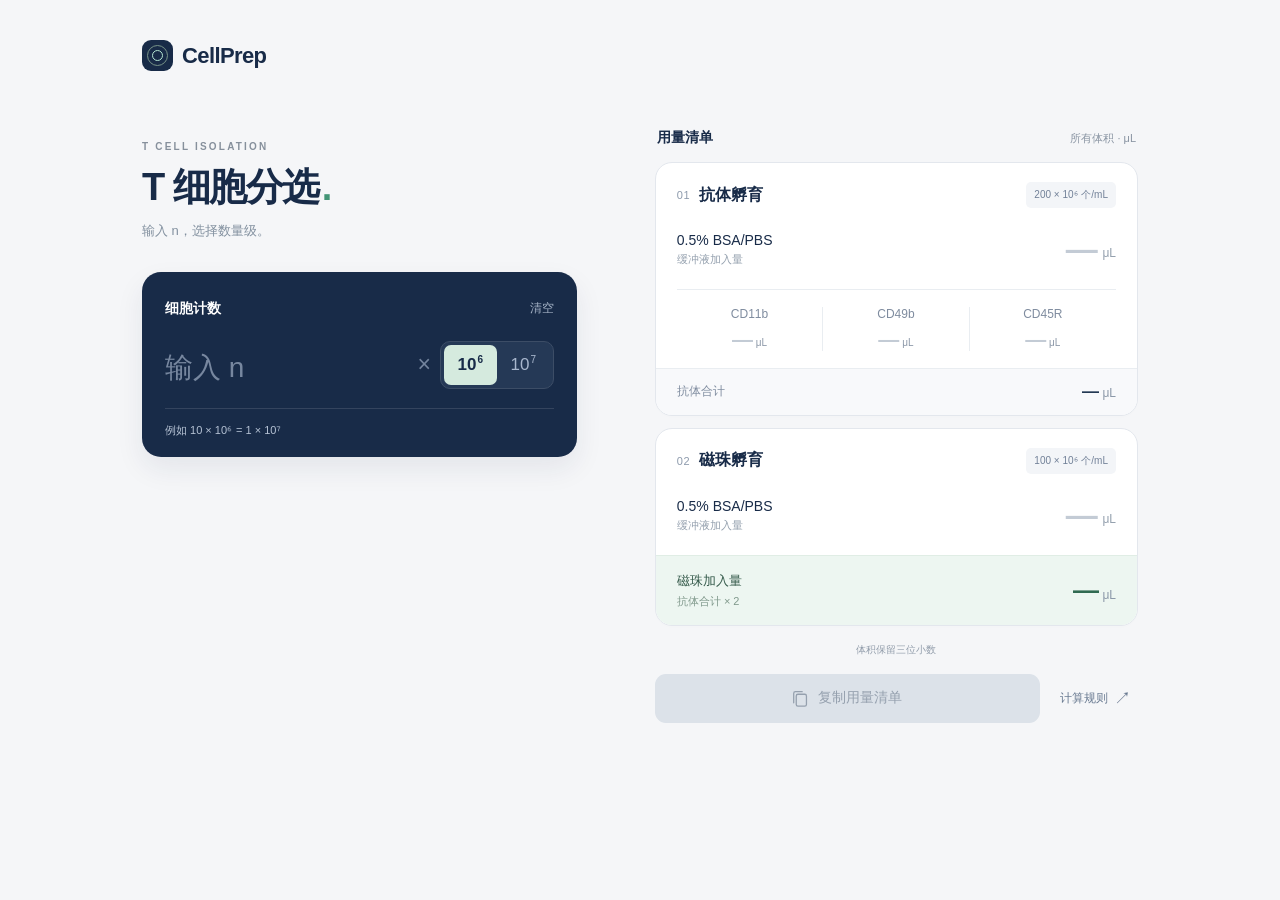
<file: index.html>
<!doctype html>
<html lang="zh-CN">
<head>
  <meta charset="UTF-8">
  <meta name="viewport" content="width=device-width, initial-scale=1, viewport-fit=cover">
  <meta name="theme-color" content="#f5f6f8">
  <meta name="description" content="T 细胞磁珠分选用量计算器：输入细胞计数，即时计算 BSA/PBS、抗体和磁珠用量。">
  <title>CellPrep · T 细胞分选</title>
  <link rel="icon" href="./icon.svg" type="image/svg+xml">
  <link rel="stylesheet" href="./styles.css">
  <script src="./calculator.js?v=20261010-4" defer></script>
  <script src="./app.js?v=20261010-4" defer></script>
</head>
<body>
  <div class="page-shell">
    <header class="brand-row">
      <div class="brand-lockup"><span class="brand-mark" aria-hidden="true"><i class="mark-core"></i><i class="mark-orbit"></i></span><span class="brand-name">CellPrep</span></div>
    </header>
    <main class="workspace">
      <section class="input-side" aria-label="细胞计数输入">
        <div class="intro"><p class="eyebrow">T CELL ISOLATION</p><h1>T 细胞分选<span class="title-dot">.</span></h1><p class="subtitle">输入 n，选择数量级。</p></div>
        <div class="input-card">
          <div class="card-topline"><label class="section-label" for="cell-count">细胞计数</label><button type="button" id="clear" class="clear-button">清空</button></div>
          <div class="number-entry"><input id="cell-count" class="count-input" type="text" inputmode="decimal" autocomplete="off" maxlength="20" placeholder="输入 n" aria-describedby="count-summary"><span class="times-symbol">×</span><div class="exponent-picker" role="group" aria-label="选择细胞数量级"><button type="button" class="exponent-option selected" data-exponent="6" aria-pressed="true" aria-label="十的六次方">10<sup>6</sup></button><button type="button" class="exponent-option" data-exponent="7" aria-pressed="false" aria-label="十的七次方">10<sup>7</sup></button></div></div>
          <div id="count-summary" class="count-summary" aria-live="polite">例如 10 × 10⁶ = 1 × 10⁷</div>
        </div>
      </section>
      <section class="results-side" aria-label="用量计算结果">
        <div class="results-header"><h2 class="section-label">用量清单</h2><span class="unit-caption">所有体积 · μL</span></div>
        <article class="result-card antibody-card">
          <div class="phase-header"><h3 class="phase-name"><span class="phase-index">01</span>抗体孵育</h3><span class="concentration-tag">200 × 10⁶ 个/mL</span></div>
          <div class="buffer-result"><div><p class="reagent-label">0.5% BSA/PBS</p><p class="reagent-help">缓冲液加入量</p></div><div class="volume-lockup"><output data-output="antibodyBufferUl" class="volume-primary empty-value">—</output><span class="volume-unit">μL</span></div></div>
          <div class="antibody-grid"><div class="antibody-item"><p class="antibody-name">CD11b</p><p class="antibody-dose"><output data-output="cd11bUl">—</output><span> μL</span></p></div><div class="antibody-item"><p class="antibody-name">CD49b</p><p class="antibody-dose"><output data-output="cd49bUl">—</output><span> μL</span></p></div><div class="antibody-item"><p class="antibody-name">CD45R</p><p class="antibody-dose"><output data-output="cd45rUl">—</output><span> μL</span></p></div></div>
          <div class="total-row"><span>抗体合计</span><span><output data-output="antibodyTotalUl" class="total-value">—</output><span class="small-unit"> μL</span></span></div>
        </article>
        <article class="result-card bead-card">
          <div class="phase-header"><h3 class="phase-name"><span class="phase-index">02</span>磁珠孵育</h3><span class="concentration-tag">100 × 10⁶ 个/mL</span></div>
          <div class="buffer-result"><div><p class="reagent-label">0.5% BSA/PBS</p><p class="reagent-help">缓冲液加入量</p></div><div class="volume-lockup"><output data-output="beadBufferUl" class="volume-primary empty-value">—</output><span class="volume-unit">μL</span></div></div>
          <div class="bead-dose"><div><p class="bead-label">磁珠加入量</p><p class="bead-ratio">抗体合计 × 2</p></div><span><output data-output="beadUl" class="bead-value">—</output><span class="small-unit"> μL</span></span></div>
        </article>
        <p class="precision-note">体积保留三位小数</p>
        <p id="small-volume" class="small-volume-note" hidden>部分用量显示为 0.000 μL，表示四舍五入后的极小用量，并非无需添加。</p>
        <div class="actions"><button type="button" id="copy" class="copy-button" disabled><svg width="17" height="19" viewBox="0 0 20 22" fill="none" aria-hidden="true"><rect x="5" y="6" width="12" height="14" rx="2" stroke="currentColor" stroke-width="1.5"/><path d="M12 3H4a2 2 0 0 0-2 2v11" stroke="currentColor" stroke-width="1.5" stroke-linecap="round"/></svg>复制用量清单</button><button type="button" id="rules" class="rules-button">计算规则<span>↗</span></button></div>
      </section>
    </main>
  </div>

  <dialog id="rules-dialog" class="rules-dialog" aria-labelledby="rules-title">
    <div class="modal-handle" aria-hidden="true"></div>
    <div class="modal-heading"><div><p class="eyebrow">CALCULATION</p><h2 id="rules-title" class="modal-title">计算规则</h2></div><button type="button" id="close-rules" class="close-button" aria-label="关闭计算规则">×</button></div>
    <div class="rules-scroll">
      <p class="rule-note">N 为细胞总数；全部结果以 μL 显示。</p>
      <section class="rule-section"><h3 class="rule-title">01 / 抗体孵育</h3><p class="formula">孵育体积 = N ÷ (200 × 10⁶) × 1000</p><p class="rate-row"><span>CD11b</span><span>0.015 μL / 10⁶ 个细胞</span></p><p class="rate-row"><span>CD49b、CD45R</span><span>各 0.030 μL / 10⁶ 个细胞</span></p></section>
      <section class="rule-section"><h3 class="rule-title">02 / 磁珠孵育</h3><p class="formula">孵育体积 = N ÷ (100 × 10⁶) × 1000</p><p class="rate-row"><span>磁珠用量</span><span>三种抗体总量 × 2</span></p></section>
      <p class="rule-note bottom-note">缓冲液按细胞数直接计算。合计使用未舍入值。</p>
    </div>
    <button type="button" id="done-rules" class="done-button">完成</button>
  </dialog>
  <div id="toast" class="toast" role="status" hidden></div>
</body>
</html>
</file>
<file: styles.css>
:root { color-scheme: light; --ink: #182b48; --muted: #82909f; --border: #e3e7ed; --green: #439576; }
* { box-sizing: border-box; }
body { margin: 0; background: #f5f6f8; color: var(--ink); font-family: -apple-system, BlinkMacSystemFont, 'Segoe UI', 'PingFang SC', 'Microsoft YaHei', sans-serif; -webkit-font-smoothing: antialiased; }
p, h1, h2, h3 { margin: 0; }
button, input { font: inherit; }
button { cursor: pointer; color: inherit; border: 0; background: none; padding: 0; -webkit-tap-highlight-color: transparent; touch-action: manipulation; }
button:focus-visible, input:focus-visible, label:has(input:focus-visible) { outline: 2px solid #69a98c; outline-offset: 5px; }
button:disabled { cursor: default; }
[hidden] { display: none !important; }
.page-shell { max-width: 1080px; margin: 0 auto; padding: 40px 42px 22px; }
.brand-row, .brand-lockup, .local-badge, .card-topline, .number-entry, .count-summary, .results-header, .phase-header, .phase-name, .buffer-result, .volume-lockup, .total-row, .bead-dose, .actions, .modal-heading, .rate-row, .mode-option { display: flex; align-items: center; }
.brand-row, .card-topline, .results-header, .phase-header, .buffer-result, .total-row, .bead-dose, .modal-heading, .rate-row { justify-content: space-between; }
.brand-lockup { gap: 9px; }
.brand-mark { position: relative; width: 31px; height: 31px; background: var(--ink); border-radius: 9px; }
.mark-core { position: absolute; width: 11px; height: 11px; left: 10px; top: 10px; border: 1.6px solid #b5e5d2; border-radius: 50%; }
.mark-orbit { position: absolute; width: 21px; height: 21px; left: 5px; top: 5px; border: 1px solid #789489; border-radius: 50%; }
.brand-name { font-size: 22px; font-weight: 700; letter-spacing: -.6px; }
.local-badge { gap: 7px; font-size: 11px; color: #708079; }
.status-dot { width: 5px; height: 5px; border-radius: 50%; background: var(--green); flex-shrink: 0; }
.workspace { display: grid; grid-template-columns: minmax(0, .9fr) minmax(0, 1fr); gap: 78px; margin-top: 58px; }
.intro { margin: 12px 0 32px; }
.eyebrow { font-size: 10px; letter-spacing: 2.2px; color: #86909c; font-weight: 600; }
h1 { font-size: 38px; line-height: 1.35; font-weight: 650; letter-spacing: -1.5px; margin-top: 10px; }
.title-dot { color: var(--green); padding-left: 3px; }
.subtitle { color: var(--muted); font-size: 13px; margin-top: 9px; }
.input-card { padding: 20px 23px 19px; background: var(--ink); border-radius: 19px; box-shadow: 0 12px 28px #182b4814; color: #fff; }
.section-label { font-size: 14px; font-weight: 600; }
.clear-button { color: #a4b2c5; font-size: 12px; padding: 8px 0 8px 16px; }
.clear-button:hover { color: white; }
.number-entry { margin: 12px 0 16px; gap: 9px; }
.count-input { width: 0; flex: 1; min-width: 0; height: 55px; border: none; padding: 0; background: none; font-size: 37px; font-weight: 500; color: white; outline: none; font-variant-numeric: tabular-nums; letter-spacing: -1px; }
.count-input::placeholder { color: #77879f; font-size: 28px; font-weight: 400; letter-spacing: 0; }
.count-input:focus-visible { outline: none; }
.number-entry:has(.count-input:focus-visible) { box-shadow: 0 2px 0 #91bbaa; }
.times-symbol { font-size: 23px; font-weight: 300; color: #73849d; }
.exponent-picker { display: flex; padding: 3px; background: #253956; border: 1px solid #3c4d66; border-radius: 10px; flex-shrink: 0; }
.exponent-option { display: flex; justify-content: center; align-items: center; width: 53px; min-height: 40px; border-radius: 7px; font-size: 17px; color: #a8b7cd; transition: background .15s, color .15s; }
.exponent-option.selected { background: #d5eade; color: var(--ink); font-weight: 600; }
.exponent-option sup { font-size: 10px; position: relative; top: -5px; margin-left: 1px; }
.count-summary { min-height: 30px; border-top: 1px solid #34445e; padding-top: 13px; color: #b5c2d4; font-size: 11px; gap: 7px; flex-wrap: wrap; }
.live-label { margin-left: auto; color: #96b4ad; font-size: 10px; flex-shrink: 0; }
.error-text { color: #ffb7ad; }
.desktop-note { position: relative; margin: 43px 0 0 3px; min-height: 145px; }
.note-line { display: block; width: 25px; height: 1px; background: #bfcac5; margin-bottom: 17px; }
.desktop-note p { font-size: 12px; color: #8a95a3; line-height: 1.9; }
.desktop-note p span { color: #a6aeba; }
.science-glyph { position: absolute; right: 12px; top: 14px; width: 108px; height: 108px; border: 1px solid #dce5e0; border-radius: 50%; }
.science-glyph i { position: absolute; width: 76px; height: 76px; border: 1px solid #d3dfd8; left: 15px; top: 15px; border-radius: 50%; }
.science-glyph b { position: absolute; width: 30px; height: 30px; border: 1px solid #b8cfc1; left: 38px; top: 38px; border-radius: 50%; background: #e7efe9; }
.science-glyph em { position: absolute; width: 9px; height: 9px; left: 7px; top: 20px; border: 2px solid #f5f6f8; border-radius: 50%; background: #97b7a4; }
.results-header { margin: 0 2px 15px; }
.unit-caption { font-size: 11px; color: #8a95a3; }
.result-card { padding: 19px 21px 0; border: 1px solid var(--border); background: #fff; border-radius: 17px; margin-bottom: 12px; overflow: hidden; box-shadow: 0 2px 7px #182b4802; }
.phase-name { gap: 9px; font-size: 16px; font-weight: 600; }
.phase-index { font-size: 11px; color: #8d9aac; letter-spacing: .5px; font-weight: 500; }
.concentration-tag { color: #728198; font-size: 10px; background: #f3f5f8; padding: 6px 8px; border-radius: 5px; white-space: nowrap; }
.buffer-result { padding: 23px 0 21px; gap: 8px; }
.reagent-label { font-size: 14px; font-weight: 500; white-space: nowrap; }
.reagent-help { color: #94a0ae; font-size: 11px; margin-top: 4px; }
.volume-lockup { gap: 6px; justify-content: flex-end; min-width: 0; flex-wrap: wrap; }
.volume-primary { font-size: 32px; letter-spacing: -1.4px; line-height: 1.15; font-weight: 600; font-variant-numeric: tabular-nums; overflow-wrap: anywhere; text-align: right; }
.volume-unit { font-size: 12px; color: #94a0ae; padding-top: 8px; }
.empty-value { color: #c3cbd5; }
.antibody-grid { display: grid; grid-template-columns: repeat(3, minmax(0,1fr)); padding: 17px 0; border-top: 1px solid #e9edf1; }
.antibody-item { text-align: center; border-right: 1px solid #e9edf1; padding: 0 3px; }
.antibody-item:last-child { border: none; }
.antibody-name { font-size: 12px; color: #7f8c9f; }
.antibody-dose { font-size: 21px; font-weight: 600; margin-top: 6px; font-variant-numeric: tabular-nums; overflow-wrap: anywhere; }
.antibody-dose span { font-size: 10px; font-weight: 400; color: #8c98a8; }
.total-row { margin: 0 -21px; padding: 13px 21px; background: #f8f9fb; border-top: 1px solid #e9edf1; font-size: 12px; color: #7f8c9f; }
.total-value { color: #233953; font-size: 17px; font-weight: 600; }
.small-unit { color: #8b98a8; font-size: 12px; font-weight: 400; }
.bead-dose { margin: 0 -21px; padding: 16px 21px; background: #edf6f1; border-top: 1px solid #e0ede5; }
.bead-label { font-size: 13px; color: #365b4c; font-weight: 500; }
.bead-ratio { font-size: 11px; color: #80998c; margin-top: 4px; }
.bead-value { font-size: 26px; font-weight: 600; color: #306a51; font-variant-numeric: tabular-nums; overflow-wrap: anywhere; }
.precision-note { text-align: center; color: #929dab; font-size: 10px; padding: 5px 0 17px; }
.small-volume-note { padding: 0 4px 15px; color: #9f7645; font-size: 11px; line-height: 1.6; }
.actions { gap: 13px; }
.copy-button { flex: 1; display: flex; align-items: center; justify-content: center; gap: 9px; border-radius: 11px; min-height: 49px; background: var(--ink); color: white; font-size: 14px; font-weight: 500; transition: background .15s; }
.copy-button:not(:disabled):hover { background: #2a4265; }
.copy-button:disabled { background: #dce2e9; color: #95a0ae; }
.rules-button { display: flex; align-items: center; gap: 6px; min-height: 49px; padding: 0 7px; color: #697a91; font-size: 12px; }
.rules-button:hover { color: var(--ink); }
.rules-button span { font-size: 17px; }
.mode-caption { font-size: 10px; text-align: center; color: #8d98a7; margin-top: 13px; }
.footer { padding: 37px 0 8px; font-size: 9px; text-align: center; letter-spacing: .7px; color: #a4aeba; }
.footer span { padding: 0 8px; color: #bdc5cf; }
.rules-dialog { color: var(--ink); background: #fff; width: min(460px, calc(100vw - 32px)); border: none; border-radius: 24px; padding: 22px; max-height: 92dvh; box-shadow: 0 20px 100px #182b4833; }
.rules-dialog::backdrop { background: #0c192c6b; backdrop-filter: blur(3px); }
.rules-dialog[open] { display: flex; flex-direction: column; }
.modal-handle { display: none; }
.modal-title { font-size: 25px; margin-top: 6px; font-weight: 600; }
.close-button { display: flex; align-items: center; justify-content: center; width: 36px; height: 36px; background: #f5f6f8; border-radius: 50%; font-size: 24px; color: #768598; font-weight: 300; flex-shrink: 0; }
.rules-scroll { overflow-y: auto; min-height: 0; margin: 18px 0 16px; overscroll-behavior: contain; }
.rule-note { color: #8a95a4; font-size: 12px; line-height: 1.7; }
.rule-section { margin-top: 20px; }
.rule-title { font-size: 13px; color: #3c5069; font-weight: 600; margin-bottom: 10px; }
.formula { background: #f5f7f9; color: #556b83; font-size: 12px; padding: 14px 10px; border-radius: 9px; }
.rate-row { font-size: 12px; color: #8190a2; padding: 10px 0 0; gap: 12px; }
.rate-row span:last-child { color: #3d536c; text-align: right; }
.volume-modes { border: 0; padding: 0; min-width: 0; }
.mode-option { width: 100%; text-align: left; gap: 12px; border: 1px solid #e0e5eb; border-radius: 10px; padding: 14px 12px; margin-bottom: 9px; cursor: pointer; }
.active-mode { border-color: #739e89; background: #f1f7f3; }
.mode-option input { appearance: none; width: 17px; height: 17px; margin: 0; border: 1px solid #b7c1cd; border-radius: 50%; flex-shrink: 0; }
.mode-option input:checked { border-color: #4b8769; background: radial-gradient(circle, #4b8769 0 4px, transparent 4.6px); }
.mode-title { font-size: 13px; font-weight: 500; display: block; }
.mode-help { font-size: 11px; color: #849385; margin-top: 5px; line-height: 1.6; display: block; }
.mixture-summary { border-top: 1px solid #e9edf1; padding-top: 5px; }
.bottom-note { padding: 15px 0 7px; }
.done-button { width: 100%; background: var(--ink); color: #fff; border-radius: 11px; font-size: 14px; min-height: 47px; flex-shrink: 0; }
.toast { position: fixed; z-index: 30; bottom: 26px; left: 50%; transform: translateX(-50%); background: #182b48ed; color: #fff; font-size: 13px; padding: 14px 22px; border-radius: 12px; max-width: calc(100vw - 32px); text-align: center; box-shadow: 0 5px 25px #182b4826; }
@media (max-width: 850px) and (min-width: 641px) { .workspace { gap: 35px; } .page-shell { padding-inline: 30px; } }
@media (max-width: 640px) {
  .page-shell { max-width: 460px; padding: 19px 19px 16px; }
  .brand-mark { width: 28px; height: 28px; border-radius: 8px; }
  .mark-core { width: 9px; height: 9px; left: 9.5px; top: 9.5px; }
  .mark-orbit { width: 19px; height: 19px; left: 4.5px; top: 4.5px; }
  .brand-name { font-size: 19px; }
  .workspace { display: block; margin-top: 25px; }
  .intro { margin: 0 0 22px; }
  h1 { font-size: 30px; letter-spacing: -.6px; margin-top: 6px; }
  .subtitle { font-size: 12px; margin-top: 6px; }
  .input-card { padding: 15px 16px 14px; border-radius: 15px; }
  .count-input { font-size: 33px; height: 47px; }
  .count-input::placeholder { font-size: 25px; }
  .exponent-option { width: 50px; min-height: 36px; }
  .number-entry { margin: 12px 0; }
  .count-summary { min-height: 25px; padding-top: 10px; font-size: 10px; }
  .desktop-note { display: none; }
  .results-header { margin: 22px 2px 11px; }
  .result-card { padding: 15px 16px 0; border-radius: 14px; margin-bottom: 11px; }
  .phase-name { font-size: 15px; gap: 7px; }
  .concentration-tag { font-size: 10px; padding: 5px 6px; }
  .buffer-result { padding: 20px 0 17px; }
  .volume-primary { font-size: 29px; }
  .reagent-label { font-size: 14px; }
  .antibody-grid { padding: 14px 0; }
  .antibody-dose { font-size: 20px; }
  .total-row { margin: 0 -16px; padding: 11px 16px; }
  .bead-dose { margin: 0 -16px; padding: 13px 16px; }
  .bead-value { font-size: 24px; }
  .precision-note { padding: 4px 0 14px; font-size: 10px; }
  .copy-button, .rules-button { min-height: 47px; }
  .copy-button { font-size: 13px; }
  .mode-caption { margin-top: 12px; }
  .footer { padding-top: 26px; font-size: 8px; letter-spacing: .5px; }
  .rules-dialog { width: 100%; max-width: 460px; max-height: 92dvh; margin: auto auto 0; border-radius: 24px 24px 0 0; padding: 10px 20px calc(18px + env(safe-area-inset-bottom)); }
  .modal-handle { display: block; width: 36px; height: 4px; border-radius: 5px; background: #e0e4ea; margin: 0 auto 18px; flex-shrink: 0; }
}
@media (prefers-reduced-motion: reduce) { * { transition: none !important; } }
</file>
